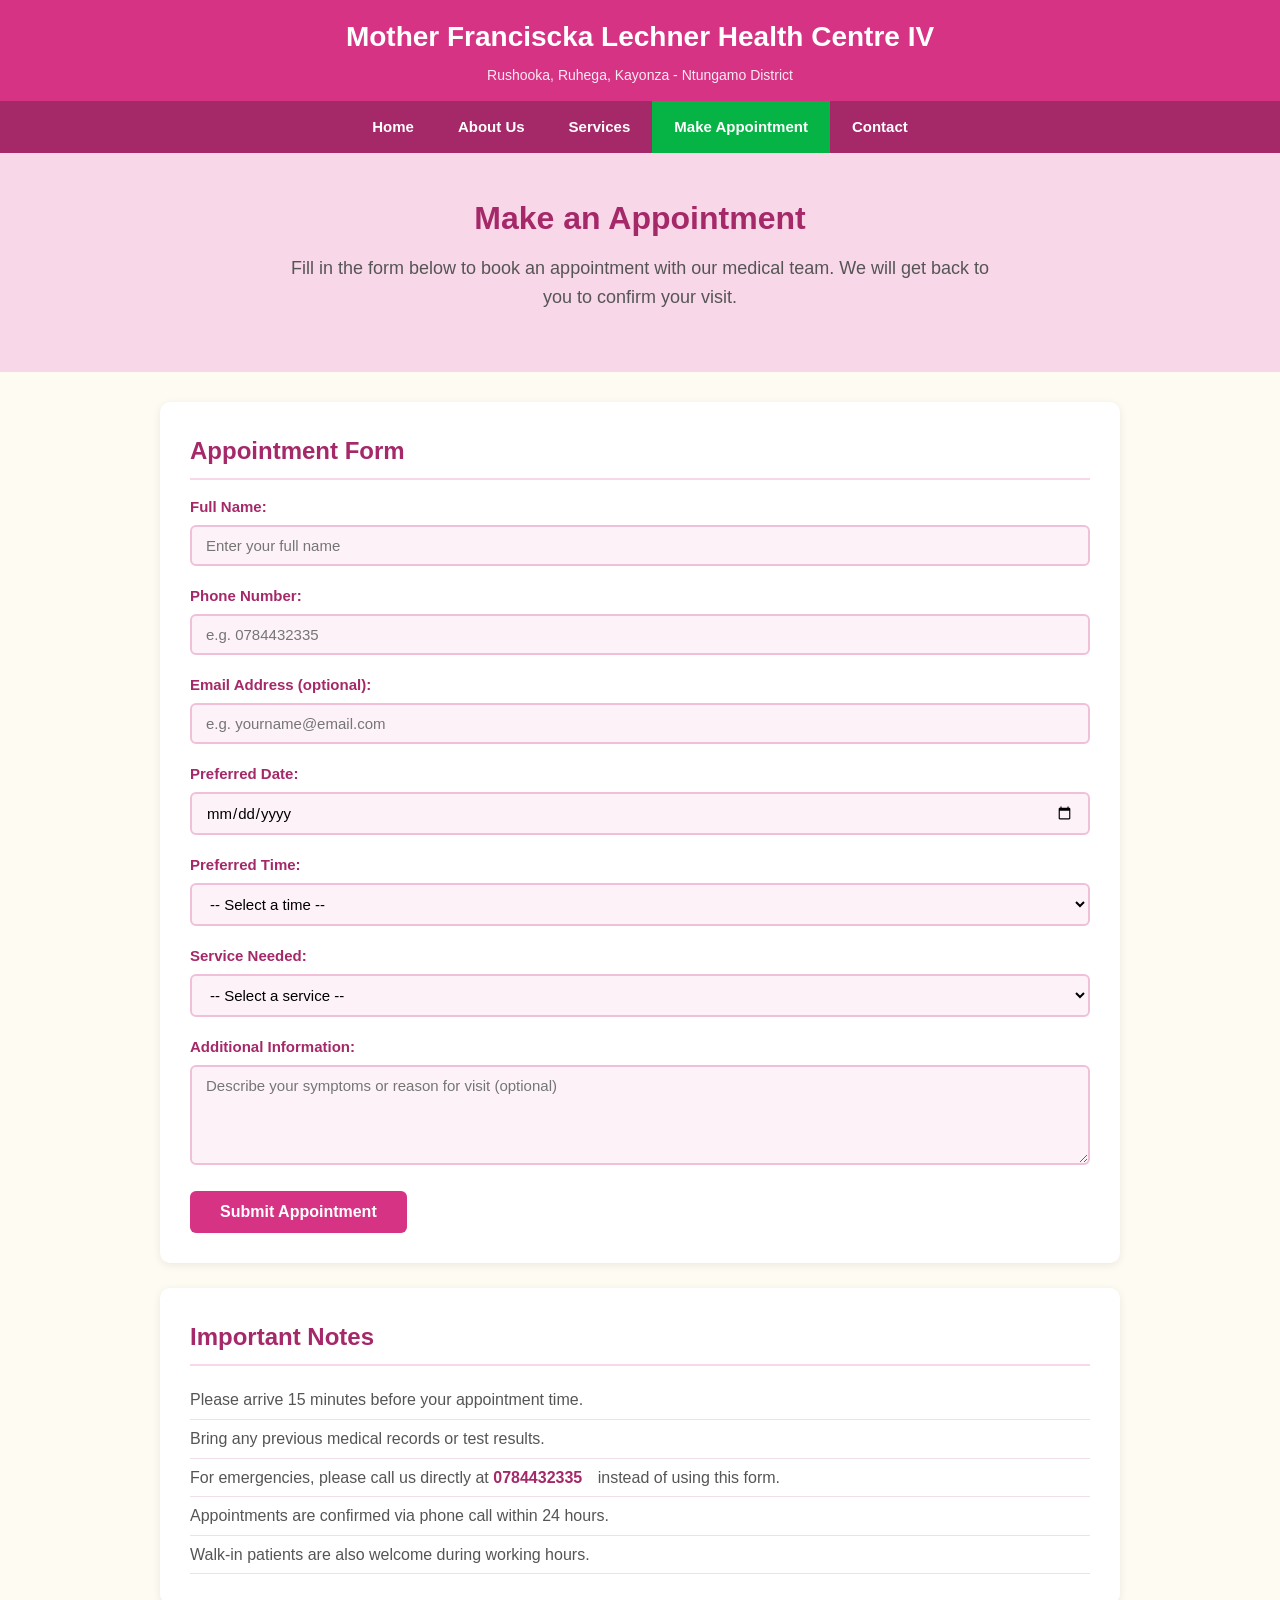
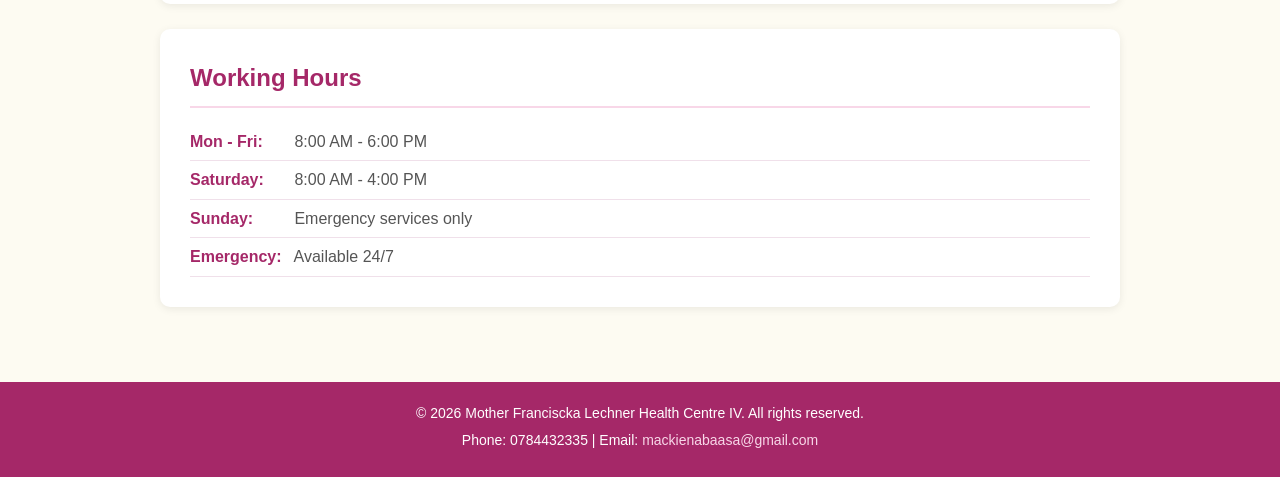
<file: appointment.html>
<!DOCTYPE html>
<html lang="en">
<head>
    <meta charset="UTF-8">
    <meta name="viewport" content="width=device-width, initial-scale=1.0">
    <title>Make Appointment - Mother Franciscka Lechner Health Centre IV</title>
    <link rel="stylesheet" href="style.css">
</head>
<body>

    <!-- Header -->
    <header class="header">
        <h1>Mother Franciscka Lechner Health Centre IV</h1>
        <p>Rushooka, Ruhega, Kayonza - Ntungamo District</p>
    </header>

    <!-- Navigation -->
    <nav class="navbar">
        <ul>
            <li><a href="index.html">Home</a></li>
            <li><a href="about.html">About Us</a></li>
            <li><a href="services.html">Services</a></li>
            <li><a href="appointment.html" class="active">Make Appointment</a></li>
            <li><a href="contact.html">Contact</a></li>
        </ul>
    </nav>

    <!-- Hero Section -->
    <section class="hero">
        <h2>Make an Appointment</h2>
        <p>Fill in the form below to book an appointment with our medical team. We will get back to you to confirm your visit.</p>
    </section>

    <!-- Main Content -->
    <div class="container">

        <!-- Appointment Form -->
        <div class="section">
            <h2>Appointment Form</h2>
            <form action="#" method="post">

                <div class="form-group">
                    <label for="fullname">Full Name:</label>
                    <input type="text" id="fullname" name="fullname" placeholder="Enter your full name" required>
                </div>

                <div class="form-group">
                    <label for="phone">Phone Number:</label>
                    <input type="tel" id="phone" name="phone" placeholder="e.g. 0784432335" required>
                </div>

                <div class="form-group">
                    <label for="email">Email Address (optional):</label>
                    <input type="email" id="email" name="email" placeholder="e.g. yourname@email.com">
                </div>

                <div class="form-group">
                    <label for="date">Preferred Date:</label>
                    <input type="date" id="date" name="date" required>
                </div>

                <div class="form-group">
                    <label for="time">Preferred Time:</label>
                    <select id="time" name="time" required>
                        <option value="">-- Select a time --</option>
                        <option value="morning">Morning (8:00 AM - 12:00 PM)</option>
                        <option value="afternoon">Afternoon (12:00 PM - 4:00 PM)</option>
                        <option value="evening">Evening (4:00 PM - 6:00 PM)</option>
                    </select>
                </div>

                <div class="form-group">
                    <label for="service">Service Needed:</label>
                    <select id="service" name="service" required>
                        <option value="">-- Select a service --</option>
                        <option value="outpatient">Outpatient Consultation</option>
                        <option value="maternity">Maternity Services</option>
                        <option value="laboratory">Laboratory Testing</option>
                        <option value="immunization">Immunization</option>
                        <option value="pharmacy">Pharmacy</option>
                        <option value="eye-clinic">Eye Clinic</option>
                        <option value="ultrasound">Ultrasound Scan</option>
                        <option value="counselling">Counselling</option>
                        <option value="other">Other</option>
                    </select>
                </div>

                <div class="form-group">
                    <label for="message">Additional Information:</label>
                    <textarea id="message" name="message" placeholder="Describe your symptoms or reason for visit (optional)"></textarea>
                </div>

                <button type="submit" class="btn">Submit Appointment</button>

            </form>
        </div>

        <!-- Important Notes -->
        <div class="section">
            <h2>Important Notes</h2>
            <ul class="location-list">
                <li>Please arrive 15 minutes before your appointment time.</li>
                <li>Bring any previous medical records or test results.</li>
                <li>For emergencies, please call us directly at <strong>0784432335</strong> instead of using this form.</li>
                <li>Appointments are confirmed via phone call within 24 hours.</li>
                <li>Walk-in patients are also welcome during working hours.</li>
            </ul>
        </div>

        <!-- Working Hours -->
        <div class="section">
            <h2>Working Hours</h2>
            <ul class="location-list">
                <li><strong>Mon - Fri:</strong> 8:00 AM - 6:00 PM</li>
                <li><strong>Saturday:</strong> 8:00 AM - 4:00 PM</li>
                <li><strong>Sunday:</strong> Emergency services only</li>
                <li><strong>Emergency:</strong> Available 24/7</li>
            </ul>
        </div>

    </div>

    <!-- Footer -->
    <footer class="footer">
        <p>&copy; 2026 Mother Franciscka Lechner Health Centre IV. All rights reserved.</p>
        <p>Phone: 0784432335 | Email: <a href="mailto:mackienabaasa@gmail.com">mackienabaasa@gmail.com</a></p>
    </footer>

</body>
</html>
</file>
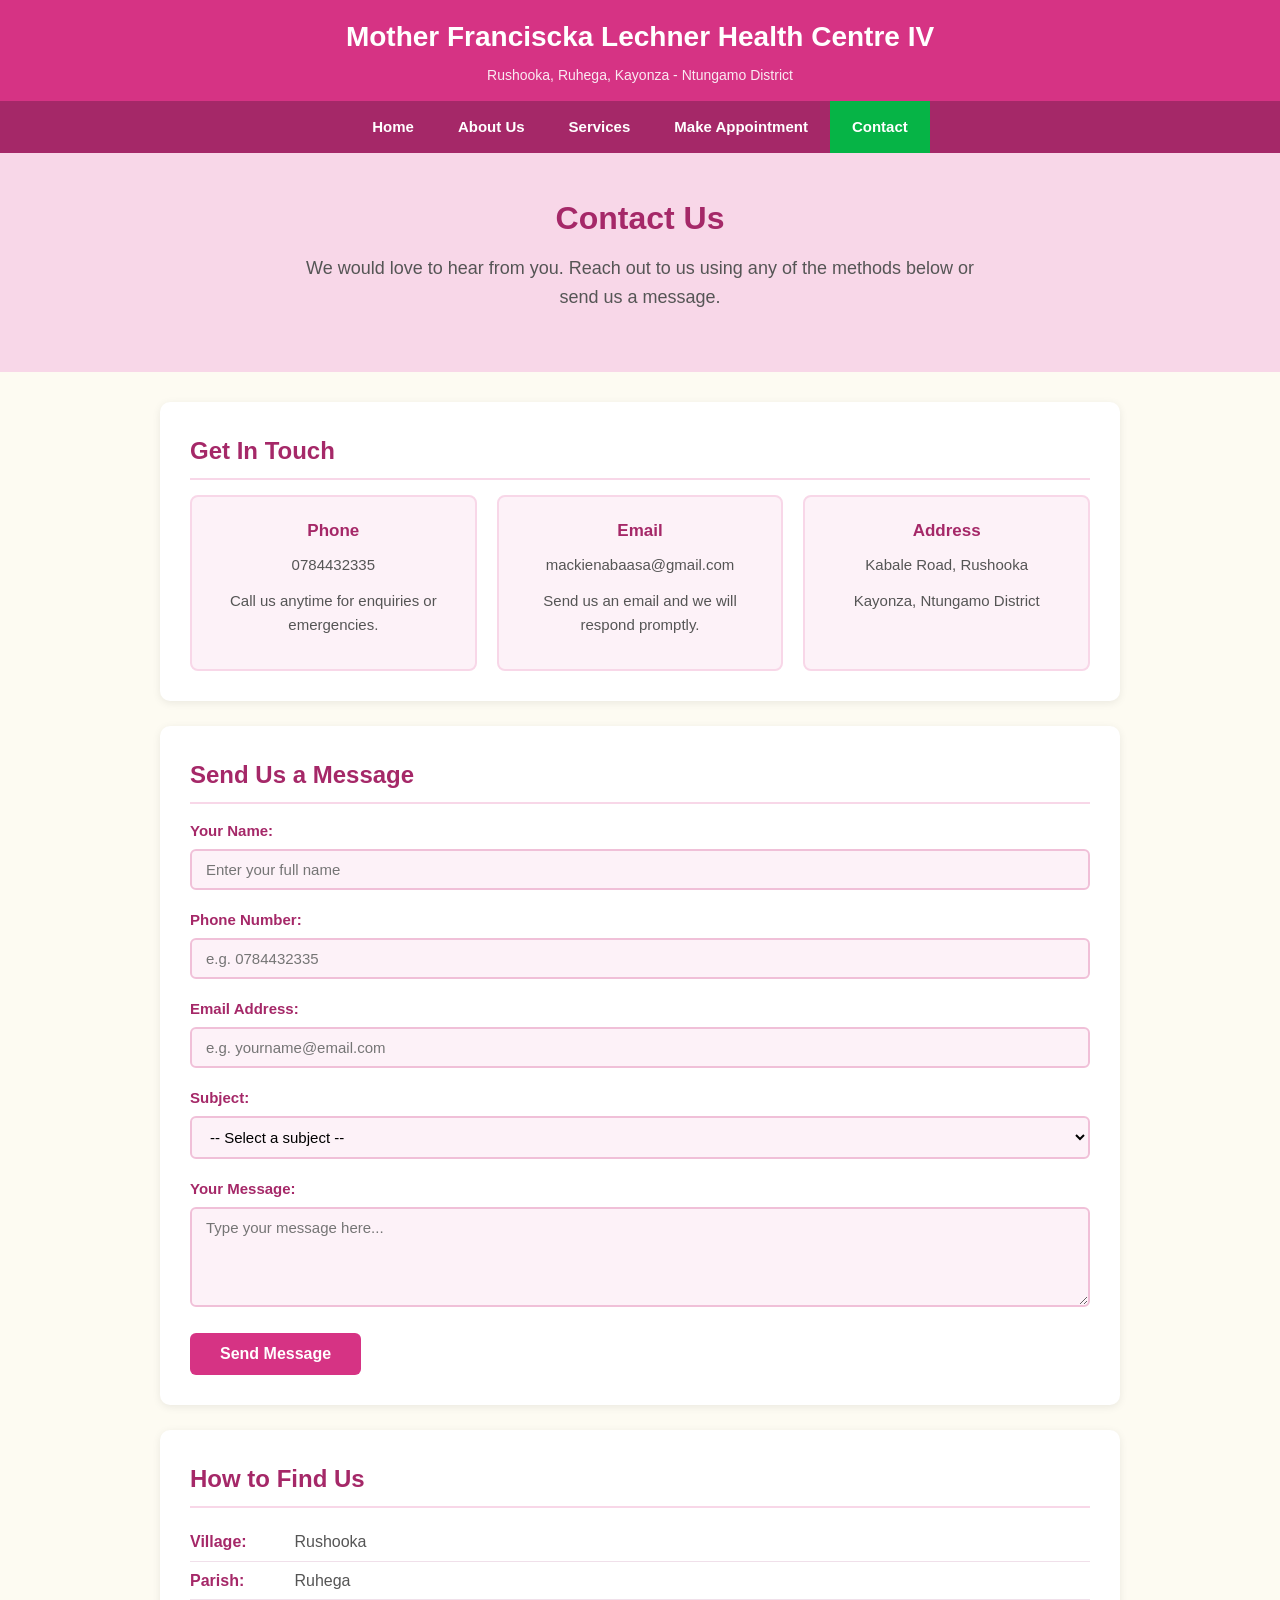
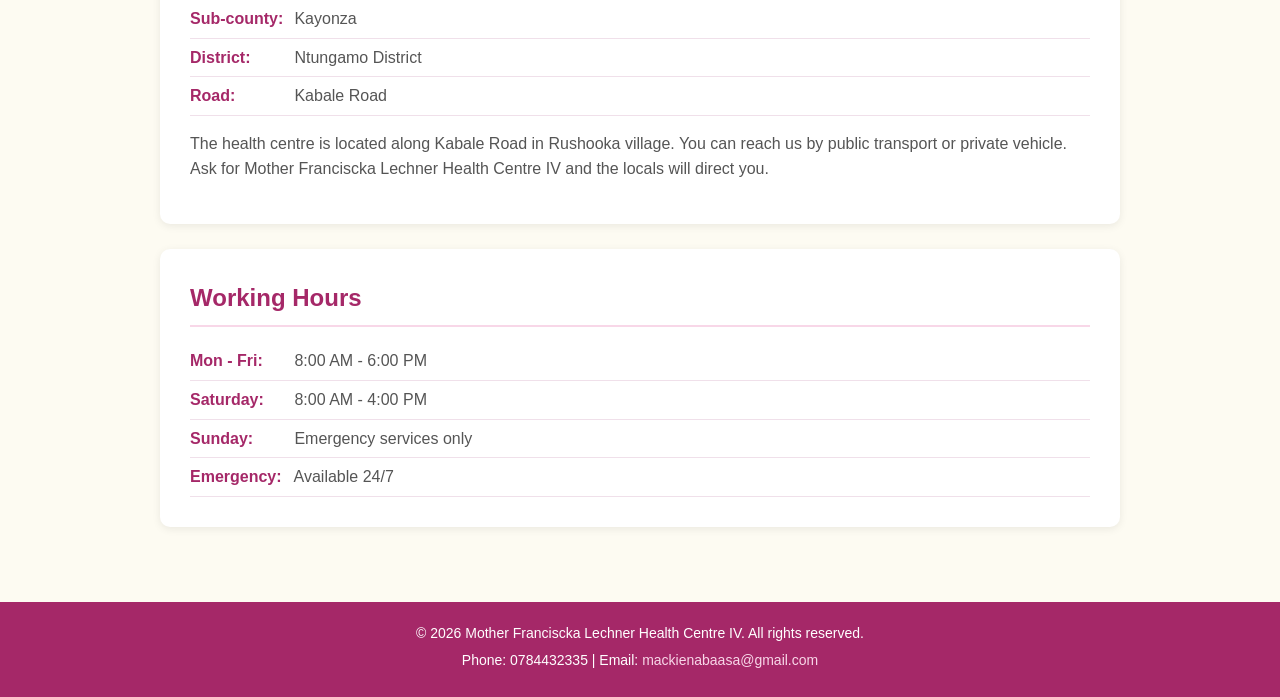
<file: contact.html>
<!DOCTYPE html>
<html lang="en">
<head>
    <meta charset="UTF-8">
    <meta name="viewport" content="width=device-width, initial-scale=1.0">
    <title>Contact Us - Mother Franciscka Lechner Health Centre IV</title>
    <link rel="stylesheet" href="style.css">
</head>
<body>

    <!-- Header -->
    <header class="header">
        <h1>Mother Franciscka Lechner Health Centre IV</h1>
        <p>Rushooka, Ruhega, Kayonza - Ntungamo District</p>
    </header>

    <!-- Navigation -->
    <nav class="navbar">
        <ul>
            <li><a href="index.html">Home</a></li>
            <li><a href="about.html">About Us</a></li>
            <li><a href="services.html">Services</a></li>
            <li><a href="appointment.html">Make Appointment</a></li>
            <li><a href="contact.html" class="active">Contact</a></li>
        </ul>
    </nav>

    <!-- Hero Section -->
    <section class="hero">
        <h2>Contact Us</h2>
        <p>We would love to hear from you. Reach out to us using any of the methods below or send us a message.</p>
    </section>

    <!-- Main Content -->
    <div class="container">

        <!-- Contact Information -->
        <div class="section">
            <h2>Get In Touch</h2>
            <div class="contact-info">
                <div class="contact-item">
                    <h3>Phone</h3>
                    <p>0784432335</p>
                    <p>Call us anytime for enquiries or emergencies.</p>
                </div>
                <div class="contact-item">
                    <h3>Email</h3>
                    <p>mackienabaasa@gmail.com</p>
                    <p>Send us an email and we will respond promptly.</p>
                </div>
                <div class="contact-item">
                    <h3>Address</h3>
                    <p>Kabale Road, Rushooka</p>
                    <p>Kayonza, Ntungamo District</p>
                </div>
            </div>
        </div>

        <!-- Contact Form -->
        <div class="section">
            <h2>Send Us a Message</h2>
            <form action="#" method="post">

                <div class="form-group">
                    <label for="name">Your Name:</label>
                    <input type="text" id="name" name="name" placeholder="Enter your full name" required>
                </div>

                <div class="form-group">
                    <label for="contact-phone">Phone Number:</label>
                    <input type="tel" id="contact-phone" name="phone" placeholder="e.g. 0784432335" required>
                </div>

                <div class="form-group">
                    <label for="contact-email">Email Address:</label>
                    <input type="email" id="contact-email" name="email" placeholder="e.g. yourname@email.com">
                </div>

                <div class="form-group">
                    <label for="subject">Subject:</label>
                    <select id="subject" name="subject" required>
                        <option value="">-- Select a subject --</option>
                        <option value="general">General Enquiry</option>
                        <option value="services">Services Information</option>
                        <option value="appointment">Appointment Question</option>
                        <option value="complaint">Complaint</option>
                        <option value="feedback">Feedback</option>
                        <option value="other">Other</option>
                    </select>
                </div>

                <div class="form-group">
                    <label for="contact-message">Your Message:</label>
                    <textarea id="contact-message" name="message" placeholder="Type your message here..." required></textarea>
                </div>

                <button type="submit" class="btn">Send Message</button>

            </form>
        </div>

        <!-- Location Details -->
        <div class="section">
            <h2>How to Find Us</h2>
            <ul class="location-list">
                <li><strong>Village:</strong> Rushooka</li>
                <li><strong>Parish:</strong> Ruhega</li>
                <li><strong>Sub-county:</strong> Kayonza</li>
                <li><strong>District:</strong> Ntungamo District</li>
                <li><strong>Road:</strong> Kabale Road</li>
            </ul>
            <p style="margin-top:15px;">The health centre is located along Kabale Road in Rushooka village. You can reach us by public transport or private vehicle. Ask for Mother Franciscka Lechner Health Centre IV and the locals will direct you.</p>
        </div>

        <!-- Working Hours -->
        <div class="section">
            <h2>Working Hours</h2>
            <ul class="location-list">
                <li><strong>Mon - Fri:</strong> 8:00 AM - 6:00 PM</li>
                <li><strong>Saturday:</strong> 8:00 AM - 4:00 PM</li>
                <li><strong>Sunday:</strong> Emergency services only</li>
                <li><strong>Emergency:</strong> Available 24/7</li>
            </ul>
        </div>

    </div>

    <!-- Footer -->
    <footer class="footer">
        <p>&copy; 2026 Mother Franciscka Lechner Health Centre IV. All rights reserved.</p>
        <p>Phone: 0784432335 | Email: <a href="mailto:mackienabaasa@gmail.com">mackienabaasa@gmail.com</a></p>
    </footer>

</body>
</html>
</file>
<file: style.css>
/* ===== RESET & BASE ===== */
* {
    margin: 0;
    padding: 0;
    box-sizing: border-box;
}

body {
    font-family: Arial, Helvetica, sans-serif;
    line-height: 1.6;
    color: #333;
    background-color: #fdfbf2;
}

a {
    text-decoration: none;
    color: inherit;
}

ul {
    list-style: none;
}

img {
    max-width: 100%;
    height: auto;
}

/* ===== HEADER ===== */
.header {
    background-color: #d63384;
    color: #fff;
    padding: 15px 0;
    text-align: center;
}

.header h1 {
    font-size: 28px;
    margin-bottom: 4px;
}

.header p {
    font-size: 14px;
    opacity: 0.9;
}

/* ===== NAVIGATION ===== */
.navbar {
    background-color: #a52868;
    padding: 0;
    text-align: center;
    position: sticky;
    top: 0;
    z-index: 100;
}

.navbar ul {
    display: flex;
    justify-content: center;
    flex-wrap: wrap;
}

.navbar ul li {
    list-style: none;
}

.navbar ul li a {
    display: block;
    color: #fff;
    padding: 14px 22px;
    font-size: 15px;
    font-weight: bold;
    transition: background-color 0.3s;
}

.navbar ul li a:hover,
.navbar ul li a.active {
    background-color: #06b446;
}

/* ===== HERO SECTION ===== */
.hero {
    background-color: #f8d7e8;
    text-align: center;
    padding: 40px 20px;
}

.hero h2 {
    font-size: 32px;
    color: #a52868;
    margin-bottom: 10px;
}

.hero p {
    font-size: 18px;
    color: #555;
    max-width: 700px;
    margin: 0 auto 20px;
}

.hero-image {
    width: 100%;
    max-width: 600px;
    border-radius: 10px;
    margin-top: 15px;
    box-shadow: 0 4px 15px rgba(0, 0, 0, 0.15);
}

/* ===== CONTAINER ===== */
.container {
    max-width: 1000px;
    margin: 0 auto;
    padding: 30px 20px;
}

/* ===== SECTION ===== */
.section {
    background-color: #fff;
    border-radius: 10px;
    padding: 30px;
    margin-bottom: 25px;
    box-shadow: 0 2px 8px rgba(0, 0, 0, 0.08);
}

.section h2 {
    color: #a52868;
    font-size: 24px;
    margin-bottom: 15px;
    border-bottom: 2px solid #f8d7e8;
    padding-bottom: 8px;
}

.section h3 {
    color: #d63384;
    font-size: 20px;
    margin-bottom: 10px;
}

.section p {
    margin-bottom: 12px;
    font-size: 16px;
    color: #555;
}

/* ===== SERVICES GRID ===== */
.services-grid {
    display: flex;
    flex-wrap: wrap;
    gap: 20px;
    margin-top: 15px;
}

.service-card {
    background-color: #fdf2f8;
    border: 2px solid #f8d7e8;
    border-radius: 10px;
    padding: 20px;
    width: calc(50% - 10px);
    text-align: center;
    transition: transform 0.3s, box-shadow 0.3s;
}

.service-card:hover {
    transform: translateY(-3px);
    box-shadow: 0 4px 12px rgba(0, 0, 0, 0.1);
}


.service-card h3 {
    color: #a52868;
    margin-bottom: 8px;
    font-size: 18px;
}

.service-card p {
    font-size: 14px;
    color: #666;
}

/* ===== IMAGE GALLERY ===== */
.gallery {
    display: flex;
    flex-wrap: wrap;
    gap: 15px;
    margin-top: 15px;
}

.gallery img {
    width: calc(33.33% - 10px);
    border-radius: 8px;
    object-fit: cover;
    height: 200px;
    box-shadow: 0 2px 6px rgba(0, 0, 0, 0.1);
}

/* ===== VIDEO CONTAINER ===== */
.video-container {
    position: relative;
    padding-bottom: 56.25%;
    height: 0;
    overflow: hidden;
    border-radius: 10px;
    margin-top: 15px;
}

.video-container iframe {
    position: absolute;
    top: 0;
    left: 0;
    width: 100%;
    height: 100%;
    border-radius: 10px;
}

/* ===== FORM STYLES ===== */
.form-group {
    margin-bottom: 18px;
}

.form-group label {
    display: block;
    font-weight: bold;
    margin-bottom: 6px;
    color: #a52868;
    font-size: 15px;
}

.form-group input,
.form-group select,
.form-group textarea {
    width: 100%;
    padding: 10px 14px;
    border: 2px solid #f0c0d8;
    border-radius: 6px;
    font-size: 15px;
    font-family: Arial, Helvetica, sans-serif;
    background-color: #fdf2f8;
    transition: border-color 0.3s;
}

.form-group input:focus,
.form-group select:focus,
.form-group textarea:focus {
    outline: none;
    border-color: #d63384;
}

.form-group textarea {
    resize: vertical;
    min-height: 100px;
}

.btn {
    display: inline-block;
    background-color: #d63384;
    color: #fff;
    padding: 12px 30px;
    border: none;
    border-radius: 6px;
    font-size: 16px;
    font-weight: bold;
    cursor: pointer;
    transition: background-color 0.3s;
}

.btn:hover {
    background-color: #a52868;
}

/* ===== CONTACT INFO ===== */
.contact-info {
    display: flex;
    flex-wrap: wrap;
    gap: 20px;
    margin-top: 15px;
}

.contact-item {
    background-color: #fdf2f8;
    border-radius: 8px;
    padding: 20px;
    flex: 1;
    min-width: 200px;
    text-align: center;
    border: 2px solid #f8d7e8;
}

.contact-item h3 {
    color: #a52868;
    margin-bottom: 8px;
    font-size: 17px;
}

.contact-item p {
    font-size: 15px;
    color: #555;
}

/* ===== ABOUT PAGE ===== */
.about-image {
    float: right;
    width: 300px;
    margin: 0 0 15px 20px;
    border-radius: 10px;
    box-shadow: 0 3px 10px rgba(0, 0, 0, 0.12);
}

.team-gallery {
    display: flex;
    flex-wrap: wrap;
    gap: 15px;
    margin-top: 15px;
}

.team-gallery img {
    width: calc(33.33% - 10px);
    border-radius: 8px;
    object-fit: cover;
    height: 220px;
    box-shadow: 0 2px 6px rgba(0, 0, 0, 0.1);
}

/* ===== QUICK LINKS on Home ===== */
.quick-links {
    display: flex;
    flex-wrap: wrap;
    gap: 15px;
    justify-content: center;
    margin-top: 20px;
}

.quick-links a {
    background-color: #d63384;
    color: #fff;
    padding: 12px 24px;
    border-radius: 6px;
    font-weight: bold;
    font-size: 15px;
    transition: background-color 0.3s;
}

.quick-links a:hover {
    background-color: #a52868;
}

/* ===== LOCATION INFO ===== */
.location-list {
    margin-top: 10px;
}

.location-list li {
    padding: 6px 0;
    font-size: 16px;
    color: #555;
    border-bottom: 1px solid #f0e0ea;
}

.location-list li strong {
    color: #a52868;
    display: inline-block;
    width: 100px;
}

/* ===== FOOTER ===== */
.footer {
    background-color: #a52868;
    color: #fff;
    text-align: center;
    padding: 20px;
    margin-top: 20px;
}

.footer p {
    font-size: 14px;
    margin-bottom: 5px;
}

.footer a {
    color: #f8d7e8;
}

.footer a:hover {
    color: #fff;
}

/* ===== RESPONSIVE ===== */
@media (max-width: 768px) {
    .header h1 {
        font-size: 20px;
    }

    .navbar ul {
        flex-direction: column;
    }

    .navbar ul li a {
        padding: 10px 15px;
    }

    .hero h2 {
        font-size: 24px;
    }

    .service-card {
        width: 100%;
    }

    .gallery img,
    .team-gallery img {
        width: calc(50% - 8px);
    }

    .about-image {
        float: none;
        width: 100%;
        margin: 0 0 15px 0;
    }

    .contact-item {
        min-width: 100%;
    }
}
</file>
